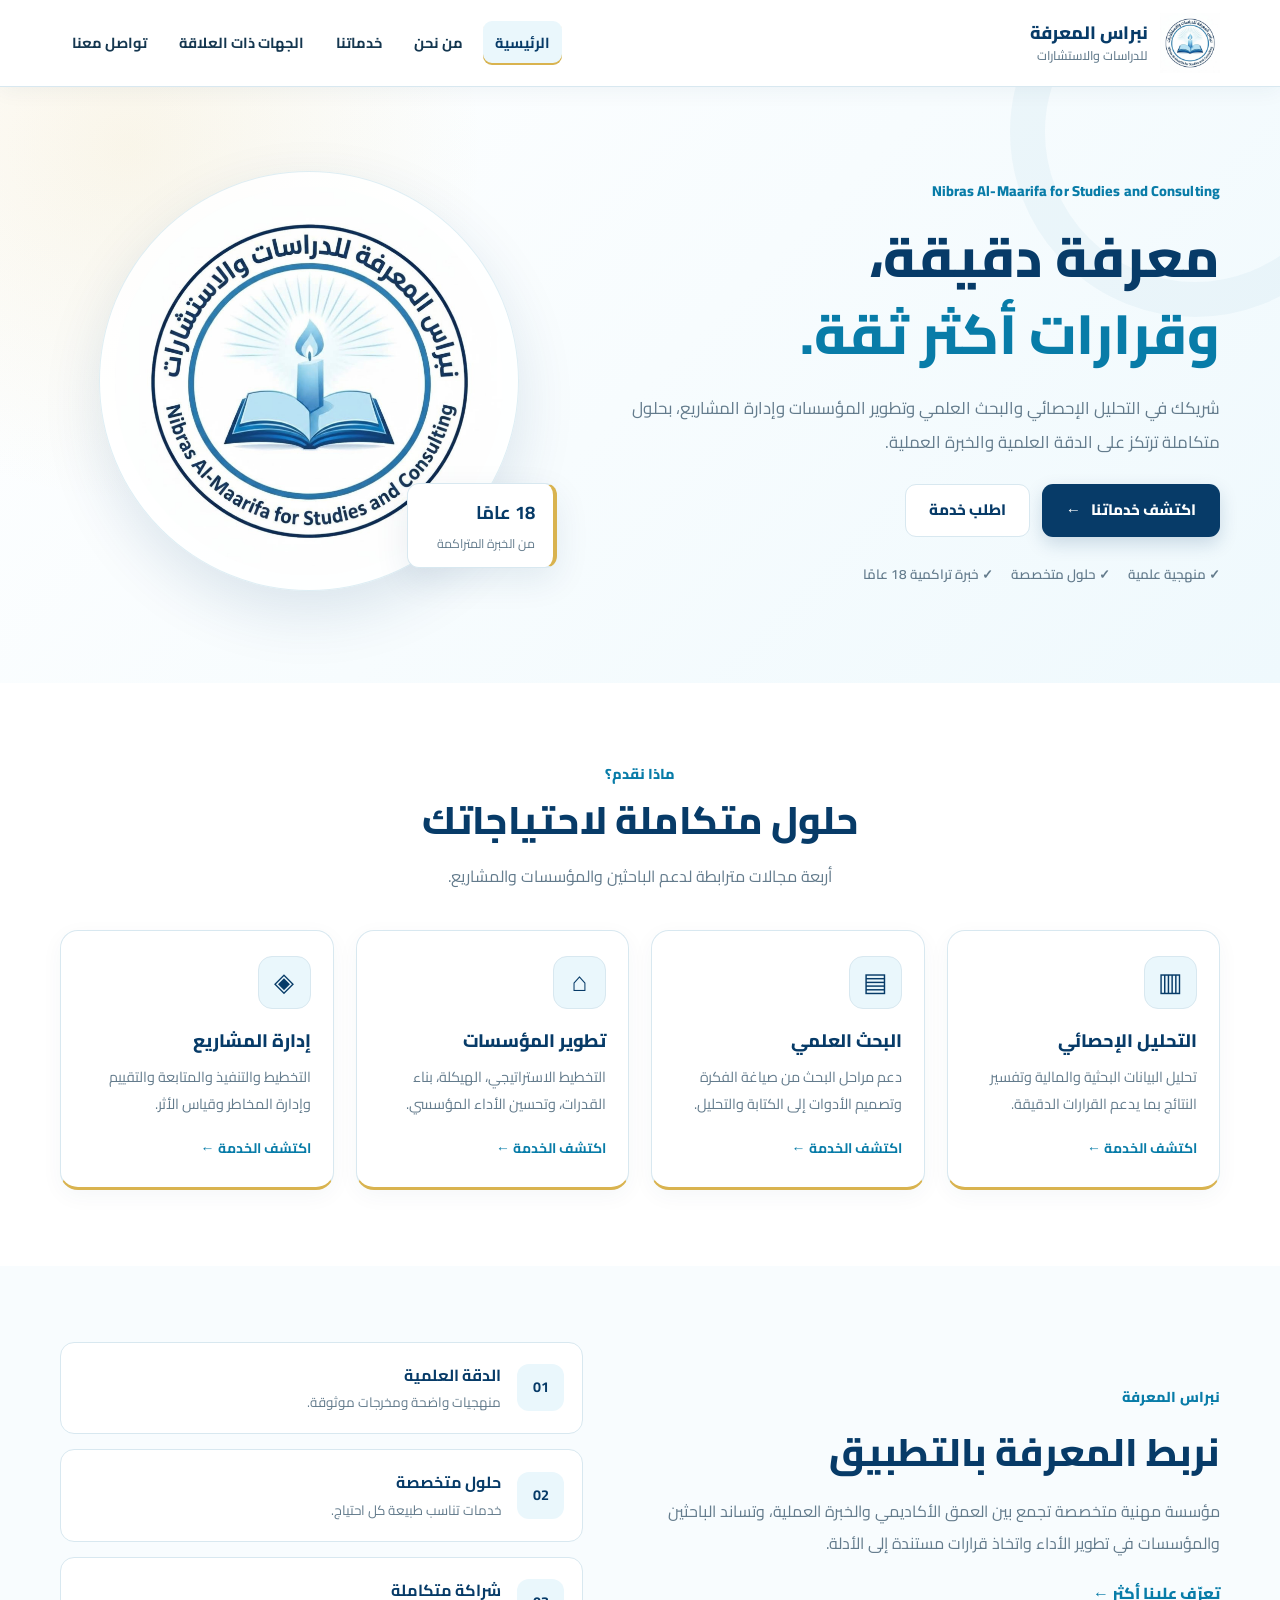
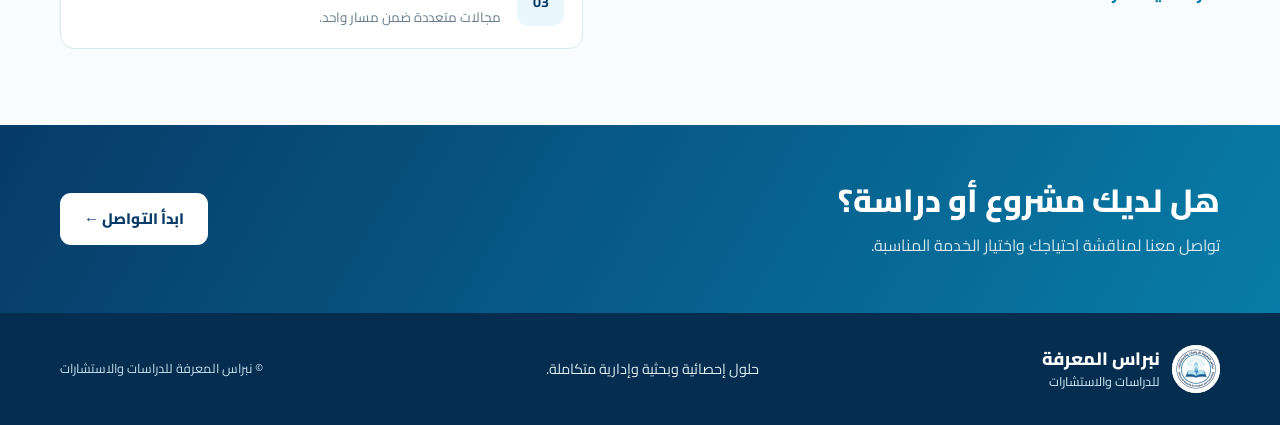
<file: index.html>
<!doctype html>
<html lang="ar" dir="rtl">
<head>
  <meta charset="utf-8"><meta name="viewport" content="width=device-width, initial-scale=1">
  <meta name="theme-color" content="#073b68">
  <meta name="description" content="نبراس المعرفة للدراسات والاستشارات — حلول إحصائية وبحثية وإدارية متكاملة.">
  <title>نبراس المعرفة | الرئيسية</title><link rel="stylesheet" href="styles.css">
</head>
<body>
<header class="site-header"><div class="container nav-wrap">
  <a class="brand" href="index.html"><img src="logo.jpg" alt="شعار نبراس المعرفة"><span><b>نبراس المعرفة</b><small>للدراسات والاستشارات</small></span></a>
  <button class="menu-toggle" aria-label="فتح القائمة" aria-expanded="false">☰</button>
  <nav class="nav"><a class="active" href="index.html">الرئيسية</a><a href="about.html">من نحن</a><a href="services.html">خدماتنا</a><a href="sectors.html">الجهات ذات العلاقة</a><a href="contact.html">تواصل معنا</a></nav>
</div></header>
<main>
<section class="hero"><div class="container hero-grid"><div class="hero-copy">
  <span class="eyebrow">Nibras Al-Maarifa for Studies and Consulting</span>
  <h1>معرفة دقيقة،<br><em>وقرارات أكثر ثقة.</em></h1>
  <p>شريكك في التحليل الإحصائي والبحث العلمي وتطوير المؤسسات وإدارة المشاريع، بحلول متكاملة ترتكز على الدقة العلمية والخبرة العملية.</p>
  <div class="hero-actions"><a class="btn primary" href="services.html">اكتشف خدماتنا <span>←</span></a><a class="btn secondary" href="contact.html">اطلب خدمة</a></div>
  <div class="trust-row"><span>✓ منهجية علمية</span><span>✓ حلول متخصصة</span><span>✓ خبرة تراكمية 18 عامًا</span></div>
</div><div class="hero-logo"><div class="logo-halo"><img src="logo.jpg" alt="شعار المؤسسة"></div><div class="floating-note"><strong>18 عامًا</strong><span>من الخبرة المتراكمة</span></div></div></div></section>
<section class="section"><div class="container"><div class="section-heading"><span class="eyebrow">ماذا نقدم؟</span><h2>حلول متكاملة لاحتياجاتك</h2><p>أربعة مجالات مترابطة لدعم الباحثين والمؤسسات والمشاريع.</p></div>
<div class="cards four">
  <a class="service-card" href="statistics.html"><span class="icon">▥</span><h3>التحليل الإحصائي</h3><p>تحليل البيانات البحثية والمالية وتفسير النتائج بما يدعم القرارات الدقيقة.</p><b>اكتشف الخدمة ←</b></a>
  <a class="service-card" href="research.html"><span class="icon">▤</span><h3>البحث العلمي</h3><p>دعم مراحل البحث من صياغة الفكرة وتصميم الأدوات إلى الكتابة والتحليل.</p><b>اكتشف الخدمة ←</b></a>
  <a class="service-card" href="development.html"><span class="icon">⌂</span><h3>تطوير المؤسسات</h3><p>التخطيط الاستراتيجي، الهيكلة، بناء القدرات، وتحسين الأداء المؤسسي.</p><b>اكتشف الخدمة ←</b></a>
  <a class="service-card" href="projects.html"><span class="icon">◈</span><h3>إدارة المشاريع</h3><p>التخطيط والتنفيذ والمتابعة والتقييم وإدارة المخاطر وقياس الأثر.</p><b>اكتشف الخدمة ←</b></a>
</div></div></section>
<section class="section soft"><div class="container split"><div><span class="eyebrow">نبراس المعرفة</span><h2>نربط المعرفة بالتطبيق</h2><p>مؤسسة مهنية متخصصة تجمع بين العمق الأكاديمي والخبرة العملية، وتساند الباحثين والمؤسسات في تطوير الأداء واتخاذ قرارات مستندة إلى الأدلة.</p><a class="text-link" href="about.html">تعرّف علينا أكثر ←</a></div><div class="feature-list"><div><b>01</b><span><strong>الدقة العلمية</strong><small>منهجيات واضحة ومخرجات موثوقة.</small></span></div><div><b>02</b><span><strong>حلول متخصصة</strong><small>خدمات تناسب طبيعة كل احتياج.</small></span></div><div><b>03</b><span><strong>شراكة متكاملة</strong><small>مجالات متعددة ضمن مسار واحد.</small></span></div></div></div></section>
<section class="cta"><div class="container cta-inner"><div><h2>هل لديك مشروع أو دراسة؟</h2><p>تواصل معنا لمناقشة احتياجك واختيار الخدمة المناسبة.</p></div><a class="btn light" href="contact.html">ابدأ التواصل ←</a></div></section>
</main>
<footer class="footer"><div class="container footer-inner"><div class="brand footer-brand"><img src="logo.jpg" alt=""><span><b>نبراس المعرفة</b><small>للدراسات والاستشارات</small></span></div><p>حلول إحصائية وبحثية وإدارية متكاملة.</p><small>© <span data-year></span> نبراس المعرفة للدراسات والاستشارات</small></div></footer>
<script src="script.js"></script></body></html>
</file>
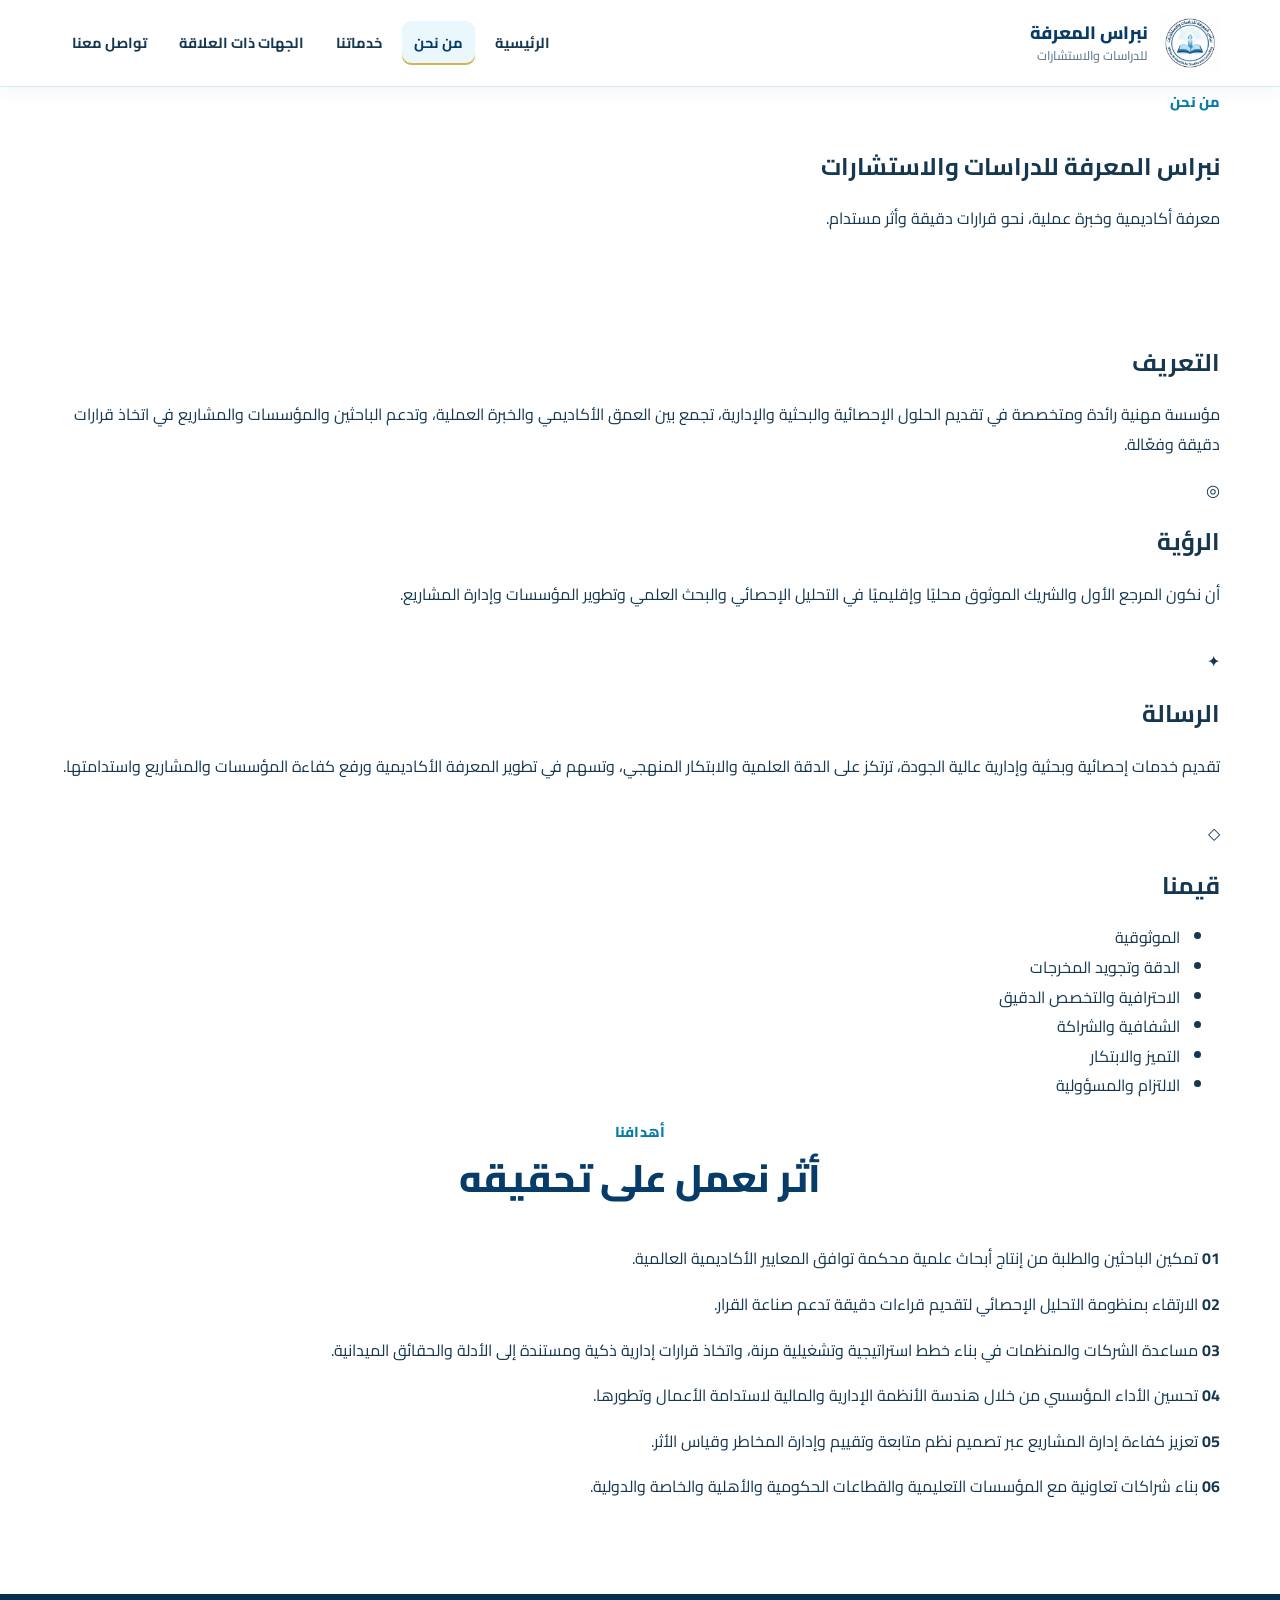
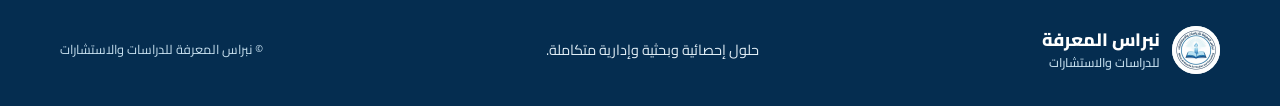
<file: about.html>
<!doctype html><html lang="ar" dir="rtl"><head><meta charset="utf-8"><meta name="viewport" content="width=device-width, initial-scale=1"><title>من نحن | نبراس المعرفة</title><link rel="stylesheet" href="styles.css"></head><body>
<header class="site-header"><div class="container nav-wrap"><a class="brand" href="index.html"><img src="logo.jpg" alt="شعار نبراس المعرفة"><span><b>نبراس المعرفة</b><small>للدراسات والاستشارات</small></span></a><button class="menu-toggle" aria-label="فتح القائمة" aria-expanded="false">☰</button><nav class="nav"><a href="index.html">الرئيسية</a><a class="active" href="about.html">من نحن</a><a href="services.html">خدماتنا</a><a href="sectors.html">الجهات ذات العلاقة</a><a href="contact.html">تواصل معنا</a></nav></div></header>
<main><section class="page-hero"><div class="container"><span class="eyebrow">من نحن</span><h1>نبراس المعرفة للدراسات والاستشارات</h1><p>معرفة أكاديمية وخبرة عملية، نحو قرارات دقيقة وأثر مستدام.</p></div></section>
<section class="section"><div class="container"><div class="intro-panel"><h2>التعريف</h2><p>مؤسسة مهنية رائدة ومتخصصة في تقديم الحلول الإحصائية والبحثية والإدارية، تجمع بين العمق الأكاديمي والخبرة العملية، وتدعم الباحثين والمؤسسات والمشاريع في اتخاذ قرارات دقيقة وفعّالة.</p></div>
<div class="cards three info-cards"><article class="info-card"><span class="icon">◎</span><h2>الرؤية</h2><p>أن نكون المرجع الأول والشريك الموثوق محليًا وإقليميًا في التحليل الإحصائي والبحث العلمي وتطوير المؤسسات وإدارة المشاريع.</p></article><article class="info-card"><span class="icon">✦</span><h2>الرسالة</h2><p>تقديم خدمات إحصائية وبحثية وإدارية عالية الجودة، ترتكز على الدقة العلمية والابتكار المنهجي، وتسهم في تطوير المعرفة الأكاديمية ورفع كفاءة المؤسسات والمشاريع واستدامتها.</p></article><article class="info-card"><span class="icon">◇</span><h2>قيمنا</h2><ul><li>الموثوقية</li><li>الدقة وتجويد المخرجات</li><li>الاحترافية والتخصص الدقيق</li><li>الشفافية والشراكة</li><li>التميز والابتكار</li><li>الالتزام والمسؤولية</li></ul></article></div>
<div class="section-heading compact"><span class="eyebrow">أهدافنا</span><h2>أثر نعمل على تحقيقه</h2></div><div class="goals"><p><b>01</b> تمكين الباحثين والطلبة من إنتاج أبحاث علمية محكمة توافق المعايير الأكاديمية العالمية.</p><p><b>02</b> الارتقاء بمنظومة التحليل الإحصائي لتقديم قراءات دقيقة تدعم صناعة القرار.</p><p><b>03</b> مساعدة الشركات والمنظمات في بناء خطط استراتيجية وتشغيلية مرنة، واتخاذ قرارات إدارية ذكية ومستندة إلى الأدلة والحقائق الميدانية.</p><p><b>04</b> تحسين الأداء المؤسسي من خلال هندسة الأنظمة الإدارية والمالية لاستدامة الأعمال وتطورها.</p><p><b>05</b> تعزيز كفاءة إدارة المشاريع عبر تصميم نظم متابعة وتقييم وإدارة المخاطر وقياس الأثر.</p><p><b>06</b> بناء شراكات تعاونية مع المؤسسات التعليمية والقطاعات الحكومية والأهلية والخاصة والدولية.</p></div></div></section></main>
<footer class="footer"><div class="container footer-inner"><div class="brand footer-brand"><img src="logo.jpg" alt=""><span><b>نبراس المعرفة</b><small>للدراسات والاستشارات</small></span></div><p>حلول إحصائية وبحثية وإدارية متكاملة.</p><small>© <span data-year></span> نبراس المعرفة للدراسات والاستشارات</small></div></footer><script src="script.js"></script></body></html>
</file>
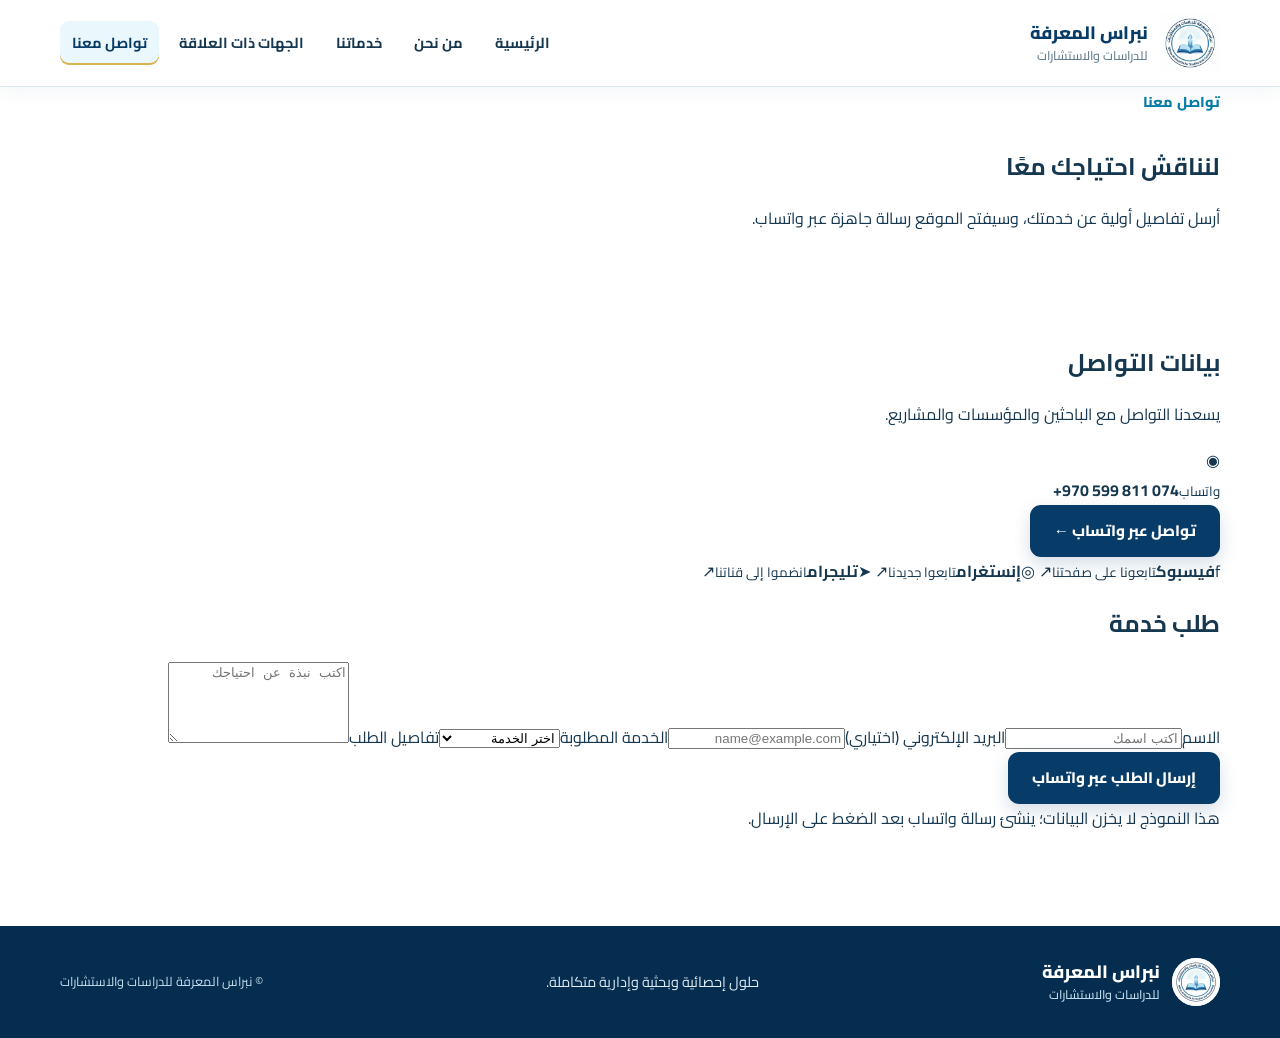
<file: contact.html>
<!doctype html><html lang="ar" dir="rtl"><head><meta charset="utf-8"><meta name="viewport" content="width=device-width, initial-scale=1"><title>تواصل معنا | نبراس المعرفة</title><link rel="stylesheet" href="styles.css"></head><body>
<header class="site-header"><div class="container nav-wrap"><a class="brand" href="index.html"><img src="logo.jpg" alt="شعار نبراس المعرفة"><span><b>نبراس المعرفة</b><small>للدراسات والاستشارات</small></span></a><button class="menu-toggle" aria-label="فتح القائمة" aria-expanded="false">☰</button><nav class="nav"><a href="index.html">الرئيسية</a><a href="about.html">من نحن</a><a href="services.html">خدماتنا</a><a href="sectors.html">الجهات ذات العلاقة</a><a class="active" href="contact.html">تواصل معنا</a></nav></div></header>
<main><section class="page-hero"><div class="container"><span class="eyebrow">تواصل معنا</span><h1>لنناقش احتياجك معًا</h1><p>أرسل تفاصيل أولية عن خدمتك، وسيفتح الموقع رسالة جاهزة عبر واتساب.</p></div></section><section class="section"><div class="container contact-grid"><div class="contact-card"><h2>بيانات التواصل</h2><p>يسعدنا التواصل مع الباحثين والمؤسسات والمشاريع.</p><div class="contact-line"><span class="icon">◉</span><div><small>واتساب</small><strong dir="ltr">+970 599 811 074</strong></div></div><a class="btn primary full" href="https://wa.me/970599811074" target="_blank" rel="noopener">تواصل عبر واتساب ←</a><div class="social-links" aria-label="صفحاتنا على مواقع التواصل الاجتماعي">
<a class="social-link facebook" href="https://www.facebook.com/share/1E49hfX2YZ/" target="_blank" rel="noopener noreferrer" aria-label="فيسبوك"><span class="social-symbol">f</span><span><strong>فيسبوك</strong><small>تابعونا على صفحتنا</small></span><span class="social-arrow">↗</span></a>
<a class="social-link instagram" href="https://instagram.com/nibras_al_maarifa?dlrf=MTM5dHdjMmRxdnpqbQ%3D%3D" target="_blank" rel="noopener noreferrer" aria-label="إنستغرام"><span class="social-symbol">◎</span><span><strong>إنستغرام</strong><small>تابعوا جديدنا</small></span><span class="social-arrow">↗</span></a>
<a class="social-link telegram" href="https://t.me/nebrasservices" target="_blank" rel="noopener noreferrer" aria-label="تليجرام"><span class="social-symbol">➤</span><span><strong>تليجرام</strong><small>انضموا إلى قناتنا</small></span><span class="social-arrow">↗</span></a>
</div></div>
<form class="contact-form" id="contact-form"><h2>طلب خدمة</h2><label for="name">الاسم</label><input id="name" name="name" required placeholder="اكتب اسمك"><label for="email">البريد الإلكتروني (اختياري)</label><input id="email" name="email" type="email" placeholder="name@example.com"><label for="service">الخدمة المطلوبة</label><select id="service" name="service" required><option value="">اختر الخدمة</option><option>التحليل الإحصائي</option><option>البحث العلمي</option><option>تطوير المؤسسات</option><option>إدارة المشاريع</option><option>استفسار عام</option></select><label for="message">تفاصيل الطلب</label><textarea id="message" name="message" rows="5" required placeholder="اكتب نبذة عن احتياجك"></textarea><button class="btn primary full" type="submit">إرسال الطلب عبر واتساب</button><p class="muted">هذا النموذج لا يخزن البيانات؛ ينشئ رسالة واتساب بعد الضغط على الإرسال.</p></form></div></section></main><footer class="footer"><div class="container footer-inner"><div class="brand footer-brand"><img src="logo.jpg" alt=""><span><b>نبراس المعرفة</b><small>للدراسات والاستشارات</small></span></div><p>حلول إحصائية وبحثية وإدارية متكاملة.</p><small>© <span data-year></span> نبراس المعرفة للدراسات والاستشارات</small></div></footer><script src="script.js"></script></body></html>
</file>
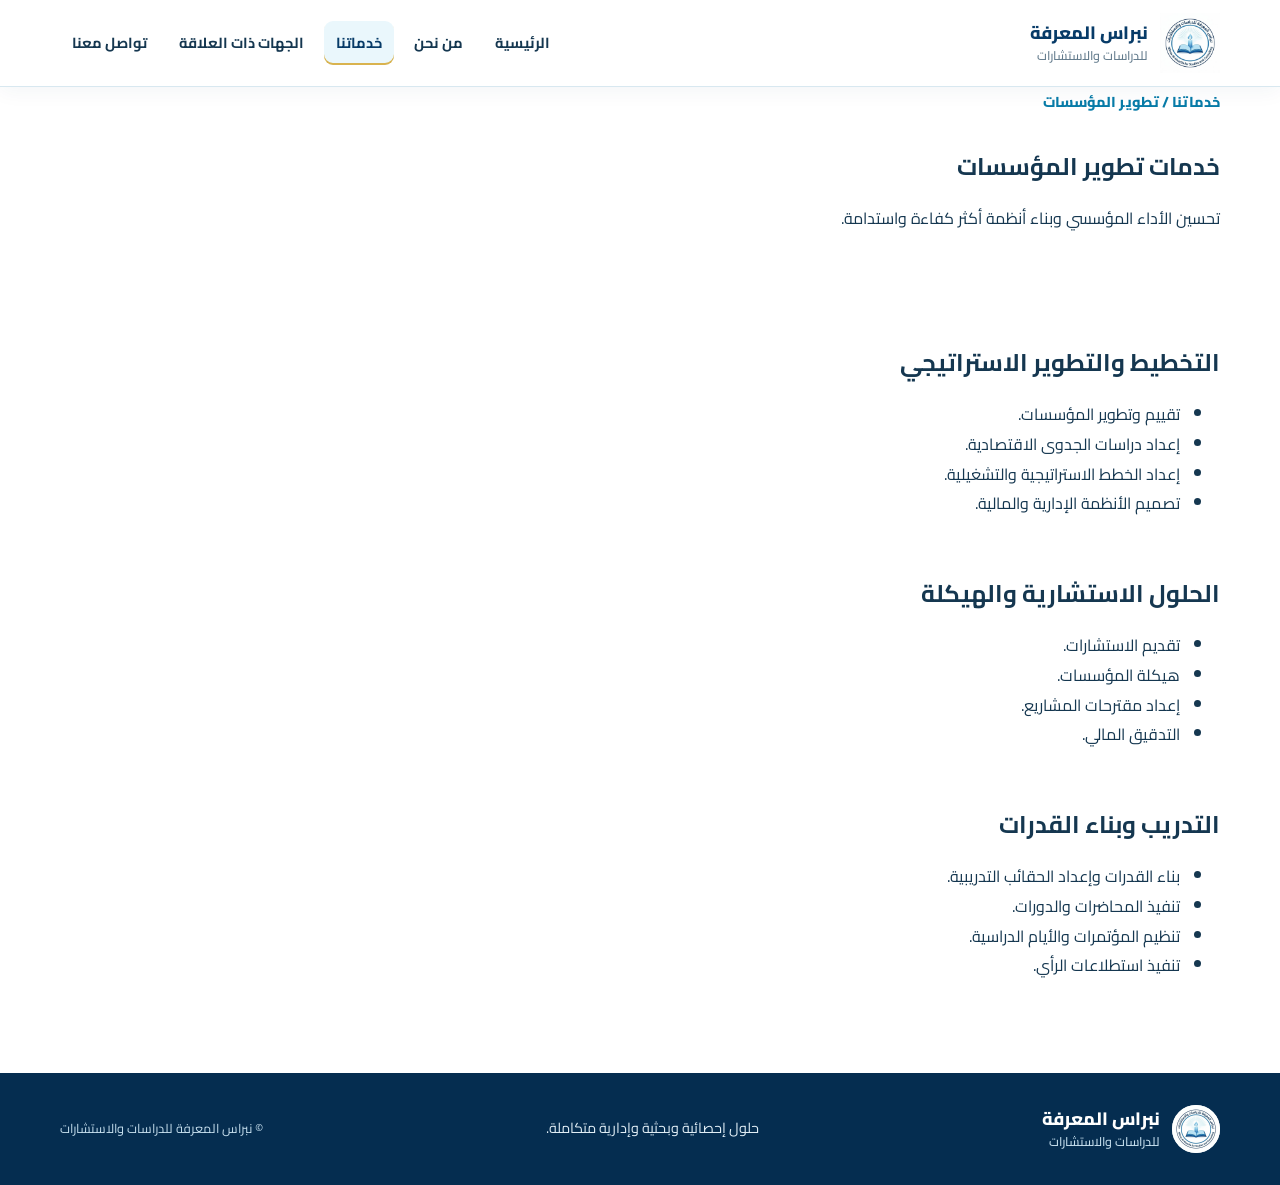
<file: development.html>
<!doctype html><html lang="ar" dir="rtl"><head><meta charset="utf-8"><meta name="viewport" content="width=device-width, initial-scale=1"><title>تطوير المؤسسات | نبراس المعرفة</title><link rel="stylesheet" href="styles.css"></head><body>
<header class="site-header"><div class="container nav-wrap"><a class="brand" href="index.html"><img src="logo.jpg" alt="شعار نبراس المعرفة"><span><b>نبراس المعرفة</b><small>للدراسات والاستشارات</small></span></a><button class="menu-toggle" aria-label="فتح القائمة" aria-expanded="false">☰</button><nav class="nav"><a href="index.html">الرئيسية</a><a href="about.html">من نحن</a><a class="active" href="services.html">خدماتنا</a><a href="sectors.html">الجهات ذات العلاقة</a><a href="contact.html">تواصل معنا</a></nav></div></header>
<main><section class="page-hero"><div class="container"><span class="eyebrow">خدماتنا / تطوير المؤسسات</span><h1>خدمات تطوير المؤسسات</h1><p>تحسين الأداء المؤسسي وبناء أنظمة أكثر كفاءة واستدامة.</p></div></section><section class="section"><div class="container cards two"><article class="info-card"><h2>التخطيط والتطوير الاستراتيجي</h2><ul><li>تقييم وتطوير المؤسسات.</li><li>إعداد دراسات الجدوى الاقتصادية.</li><li>إعداد الخطط الاستراتيجية والتشغيلية.</li><li>تصميم الأنظمة الإدارية والمالية.</li></ul></article><article class="info-card"><h2>الحلول الاستشارية والهيكلة</h2><ul><li>تقديم الاستشارات.</li><li>هيكلة المؤسسات.</li><li>إعداد مقترحات المشاريع.</li><li>التدقيق المالي.</li></ul></article><article class="info-card"><h2>التدريب وبناء القدرات</h2><ul><li>بناء القدرات وإعداد الحقائب التدريبية.</li><li>تنفيذ المحاضرات والدورات.</li><li>تنظيم المؤتمرات والأيام الدراسية.</li><li>تنفيذ استطلاعات الرأي.</li></ul></article></div></section></main><footer class="footer"><div class="container footer-inner"><div class="brand footer-brand"><img src="logo.jpg" alt=""><span><b>نبراس المعرفة</b><small>للدراسات والاستشارات</small></span></div><p>حلول إحصائية وبحثية وإدارية متكاملة.</p><small>© <span data-year></span> نبراس المعرفة للدراسات والاستشارات</small></div></footer><script src="script.js"></script></body></html>
</file>
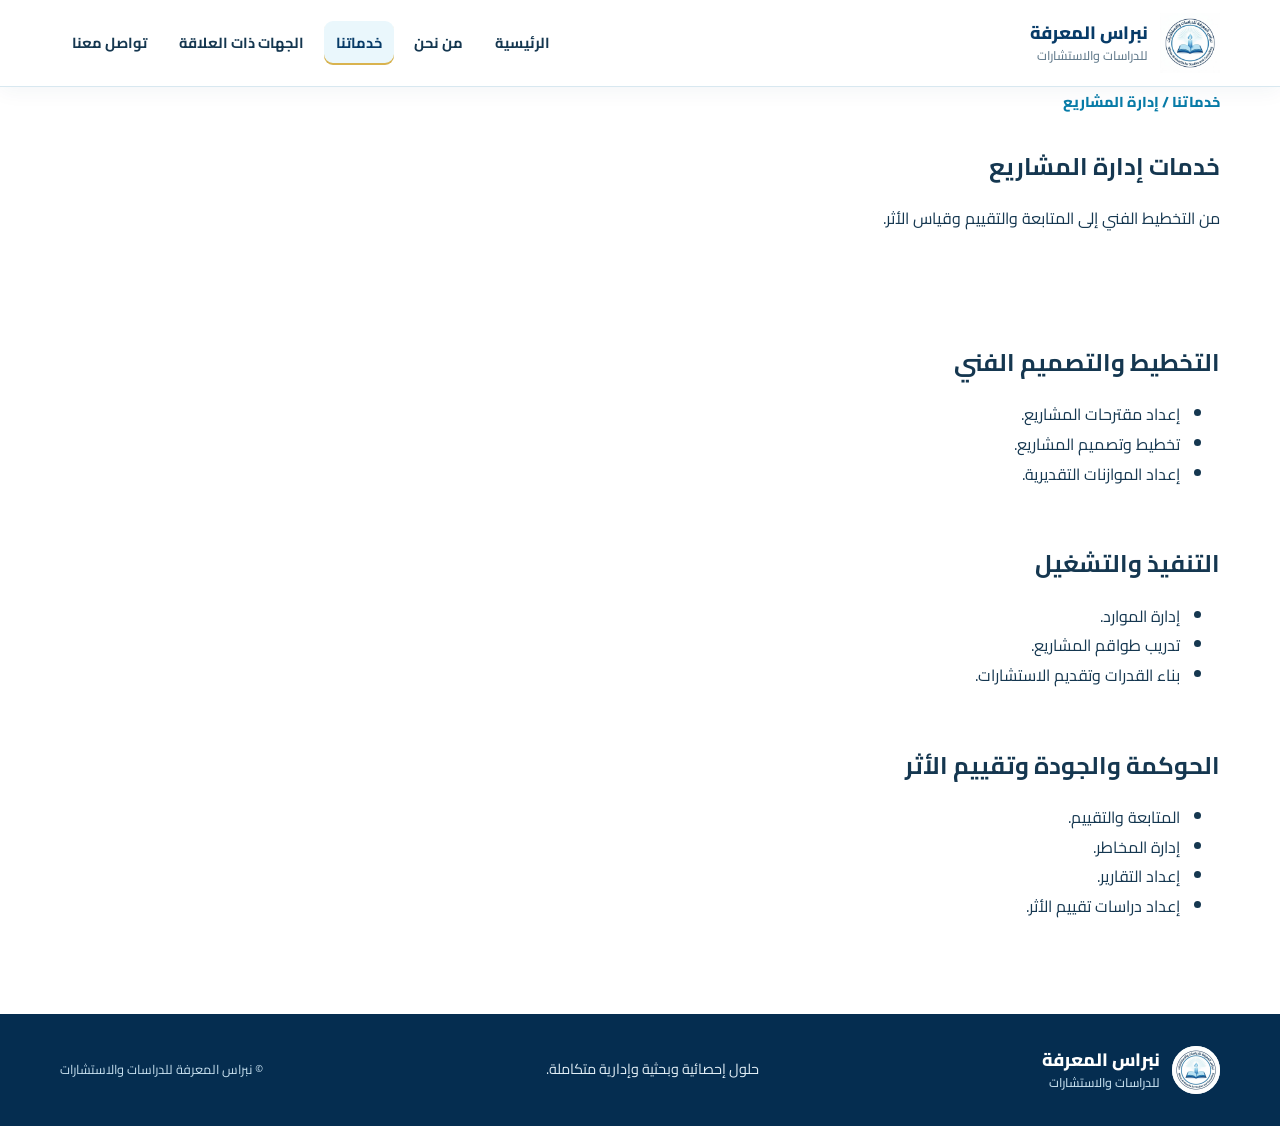
<file: projects.html>
<!doctype html><html lang="ar" dir="rtl"><head><meta charset="utf-8"><meta name="viewport" content="width=device-width, initial-scale=1"><title>إدارة المشاريع | نبراس المعرفة</title><link rel="stylesheet" href="styles.css"></head><body>
<header class="site-header"><div class="container nav-wrap"><a class="brand" href="index.html"><img src="logo.jpg" alt="شعار نبراس المعرفة"><span><b>نبراس المعرفة</b><small>للدراسات والاستشارات</small></span></a><button class="menu-toggle" aria-label="فتح القائمة" aria-expanded="false">☰</button><nav class="nav"><a href="index.html">الرئيسية</a><a href="about.html">من نحن</a><a class="active" href="services.html">خدماتنا</a><a href="sectors.html">الجهات ذات العلاقة</a><a href="contact.html">تواصل معنا</a></nav></div></header>
<main><section class="page-hero"><div class="container"><span class="eyebrow">خدماتنا / إدارة المشاريع</span><h1>خدمات إدارة المشاريع</h1><p>من التخطيط الفني إلى المتابعة والتقييم وقياس الأثر.</p></div></section><section class="section"><div class="container cards three"><article class="info-card"><h2>التخطيط والتصميم الفني</h2><ul><li>إعداد مقترحات المشاريع.</li><li>تخطيط وتصميم المشاريع.</li><li>إعداد الموازنات التقديرية.</li></ul></article><article class="info-card"><h2>التنفيذ والتشغيل</h2><ul><li>إدارة الموارد.</li><li>تدريب طواقم المشاريع.</li><li>بناء القدرات وتقديم الاستشارات.</li></ul></article><article class="info-card"><h2>الحوكمة والجودة وتقييم الأثر</h2><ul><li>المتابعة والتقييم.</li><li>إدارة المخاطر.</li><li>إعداد التقارير.</li><li>إعداد دراسات تقييم الأثر.</li></ul></article></div></section></main><footer class="footer"><div class="container footer-inner"><div class="brand footer-brand"><img src="logo.jpg" alt=""><span><b>نبراس المعرفة</b><small>للدراسات والاستشارات</small></span></div><p>حلول إحصائية وبحثية وإدارية متكاملة.</p><small>© <span data-year></span> نبراس المعرفة للدراسات والاستشارات</small></div></footer><script src="script.js"></script></body></html>
</file>
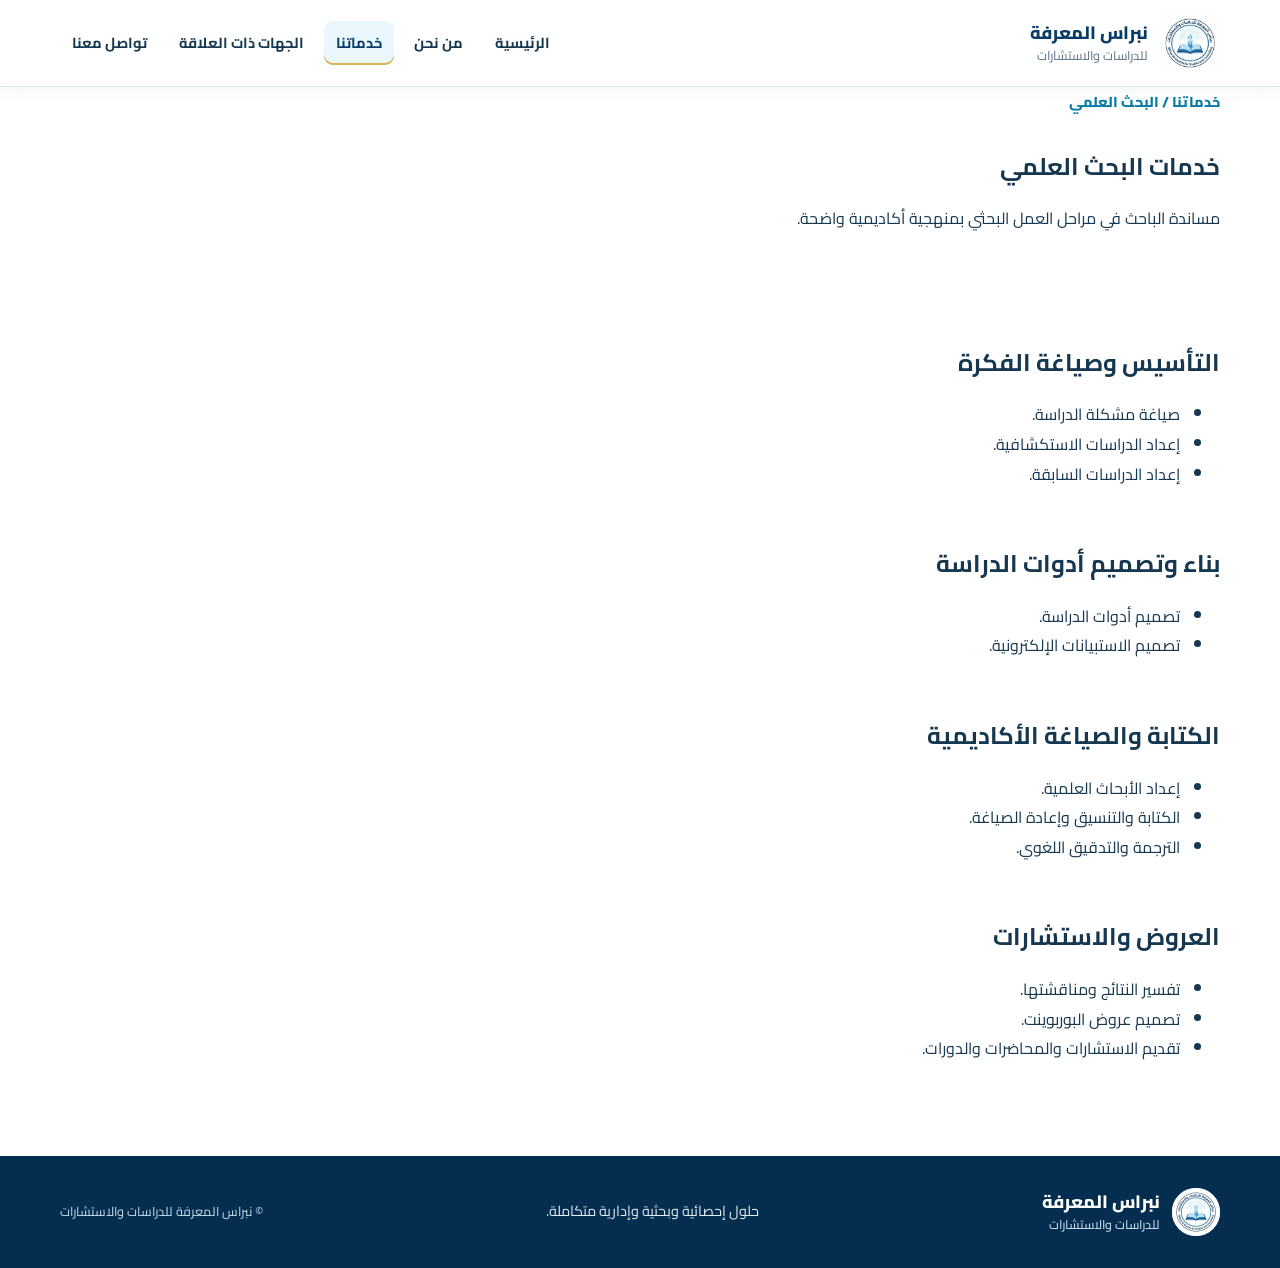
<file: research.html>
<!doctype html><html lang="ar" dir="rtl"><head><meta charset="utf-8"><meta name="viewport" content="width=device-width, initial-scale=1"><title>البحث العلمي | نبراس المعرفة</title><link rel="stylesheet" href="styles.css"></head><body>
<header class="site-header"><div class="container nav-wrap"><a class="brand" href="index.html"><img src="logo.jpg" alt="شعار نبراس المعرفة"><span><b>نبراس المعرفة</b><small>للدراسات والاستشارات</small></span></a><button class="menu-toggle" aria-label="فتح القائمة" aria-expanded="false">☰</button><nav class="nav"><a href="index.html">الرئيسية</a><a href="about.html">من نحن</a><a class="active" href="services.html">خدماتنا</a><a href="sectors.html">الجهات ذات العلاقة</a><a href="contact.html">تواصل معنا</a></nav></div></header>
<main><section class="page-hero"><div class="container"><span class="eyebrow">خدماتنا / البحث العلمي</span><h1>خدمات البحث العلمي</h1><p>مساندة الباحث في مراحل العمل البحثي بمنهجية أكاديمية واضحة.</p></div></section><section class="section"><div class="container cards two"><article class="info-card"><h2>التأسيس وصياغة الفكرة</h2><ul><li>صياغة مشكلة الدراسة.</li><li>إعداد الدراسات الاستكشافية.</li><li>إعداد الدراسات السابقة.</li></ul></article><article class="info-card"><h2>بناء وتصميم أدوات الدراسة</h2><ul><li>تصميم أدوات الدراسة.</li><li>تصميم الاستبيانات الإلكترونية.</li></ul></article><article class="info-card"><h2>الكتابة والصياغة الأكاديمية</h2><ul><li>إعداد الأبحاث العلمية.</li><li>الكتابة والتنسيق وإعادة الصياغة.</li><li>الترجمة والتدقيق اللغوي.</li></ul></article><article class="info-card"><h2>العروض والاستشارات</h2><ul><li>تفسير النتائج ومناقشتها.</li><li>تصميم عروض البوربوينت.</li><li>تقديم الاستشارات والمحاضرات والدورات.</li></ul></article></div></section></main><footer class="footer"><div class="container footer-inner"><div class="brand footer-brand"><img src="logo.jpg" alt=""><span><b>نبراس المعرفة</b><small>للدراسات والاستشارات</small></span></div><p>حلول إحصائية وبحثية وإدارية متكاملة.</p><small>© <span data-year></span> نبراس المعرفة للدراسات والاستشارات</small></div></footer><script src="script.js"></script></body></html>
</file>
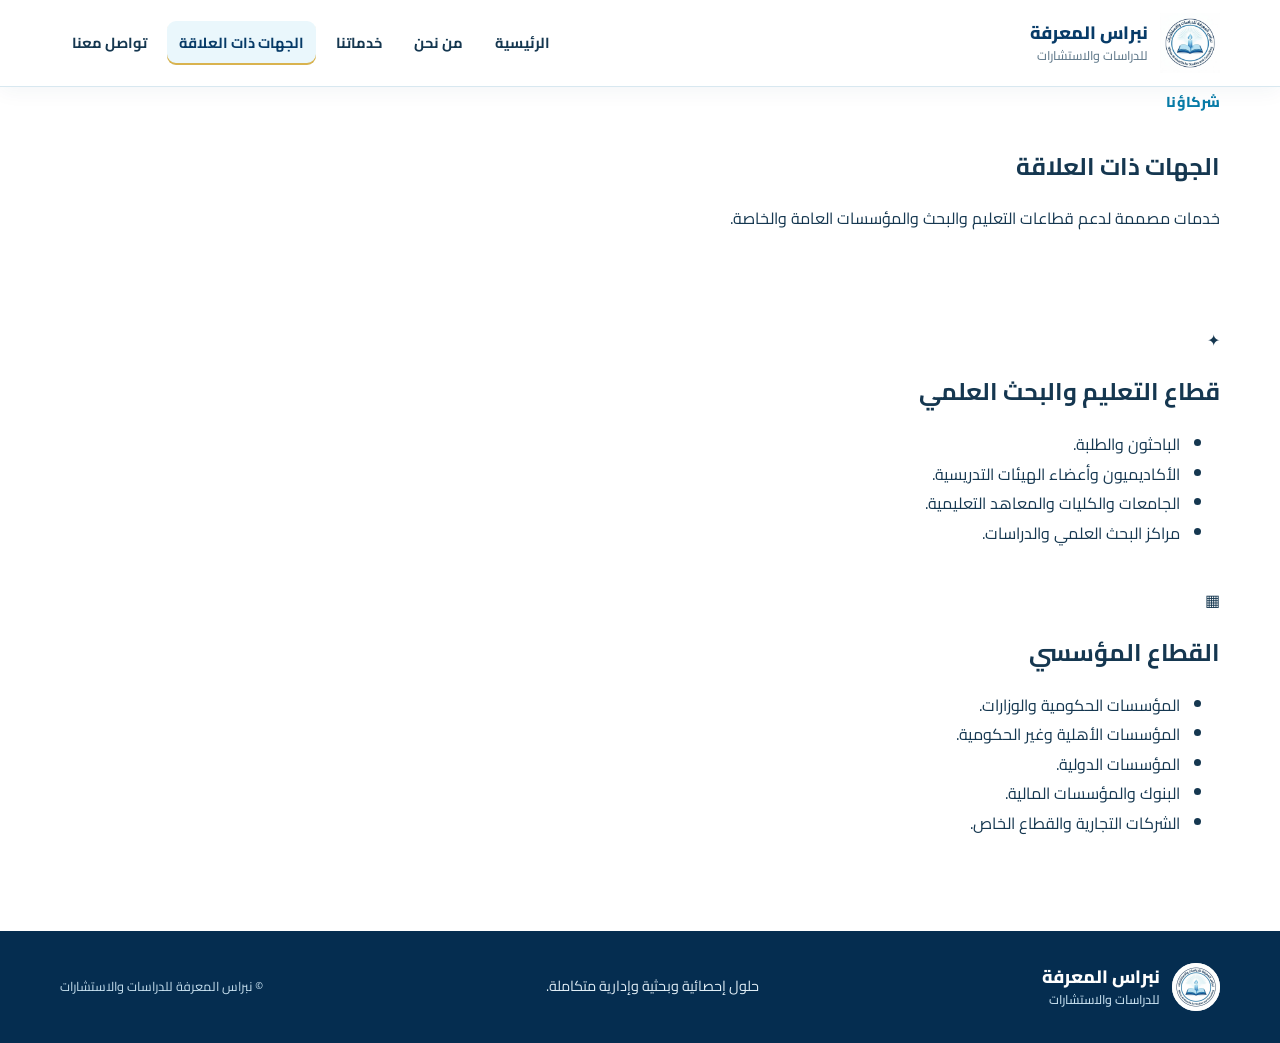
<file: sectors.html>
<!doctype html><html lang="ar" dir="rtl"><head><meta charset="utf-8"><meta name="viewport" content="width=device-width, initial-scale=1"><title>الجهات ذات العلاقة | نبراس المعرفة</title><link rel="stylesheet" href="styles.css"></head><body>
<header class="site-header"><div class="container nav-wrap"><a class="brand" href="index.html"><img src="logo.jpg" alt="شعار نبراس المعرفة"><span><b>نبراس المعرفة</b><small>للدراسات والاستشارات</small></span></a><button class="menu-toggle" aria-label="فتح القائمة" aria-expanded="false">☰</button><nav class="nav"><a href="index.html">الرئيسية</a><a href="about.html">من نحن</a><a href="services.html">خدماتنا</a><a class="active" href="sectors.html">الجهات ذات العلاقة</a><a href="contact.html">تواصل معنا</a></nav></div></header>
<main><section class="page-hero"><div class="container"><span class="eyebrow">شركاؤنا</span><h1>الجهات ذات العلاقة</h1><p>خدمات مصممة لدعم قطاعات التعليم والبحث والمؤسسات العامة والخاصة.</p></div></section><section class="section"><div class="container cards two"><article class="info-card"><span class="icon">✦</span><h2>قطاع التعليم والبحث العلمي</h2><ul><li>الباحثون والطلبة.</li><li>الأكاديميون وأعضاء الهيئات التدريسية.</li><li>الجامعات والكليات والمعاهد التعليمية.</li><li>مراكز البحث العلمي والدراسات.</li></ul></article><article class="info-card"><span class="icon">▦</span><h2>القطاع المؤسسي</h2><ul><li>المؤسسات الحكومية والوزارات.</li><li>المؤسسات الأهلية وغير الحكومية.</li><li>المؤسسات الدولية.</li><li>البنوك والمؤسسات المالية.</li><li>الشركات التجارية والقطاع الخاص.</li></ul></article></div></section></main><footer class="footer"><div class="container footer-inner"><div class="brand footer-brand"><img src="logo.jpg" alt=""><span><b>نبراس المعرفة</b><small>للدراسات والاستشارات</small></span></div><p>حلول إحصائية وبحثية وإدارية متكاملة.</p><small>© <span data-year></span> نبراس المعرفة للدراسات والاستشارات</small></div></footer><script src="script.js"></script></body></html>
</file>
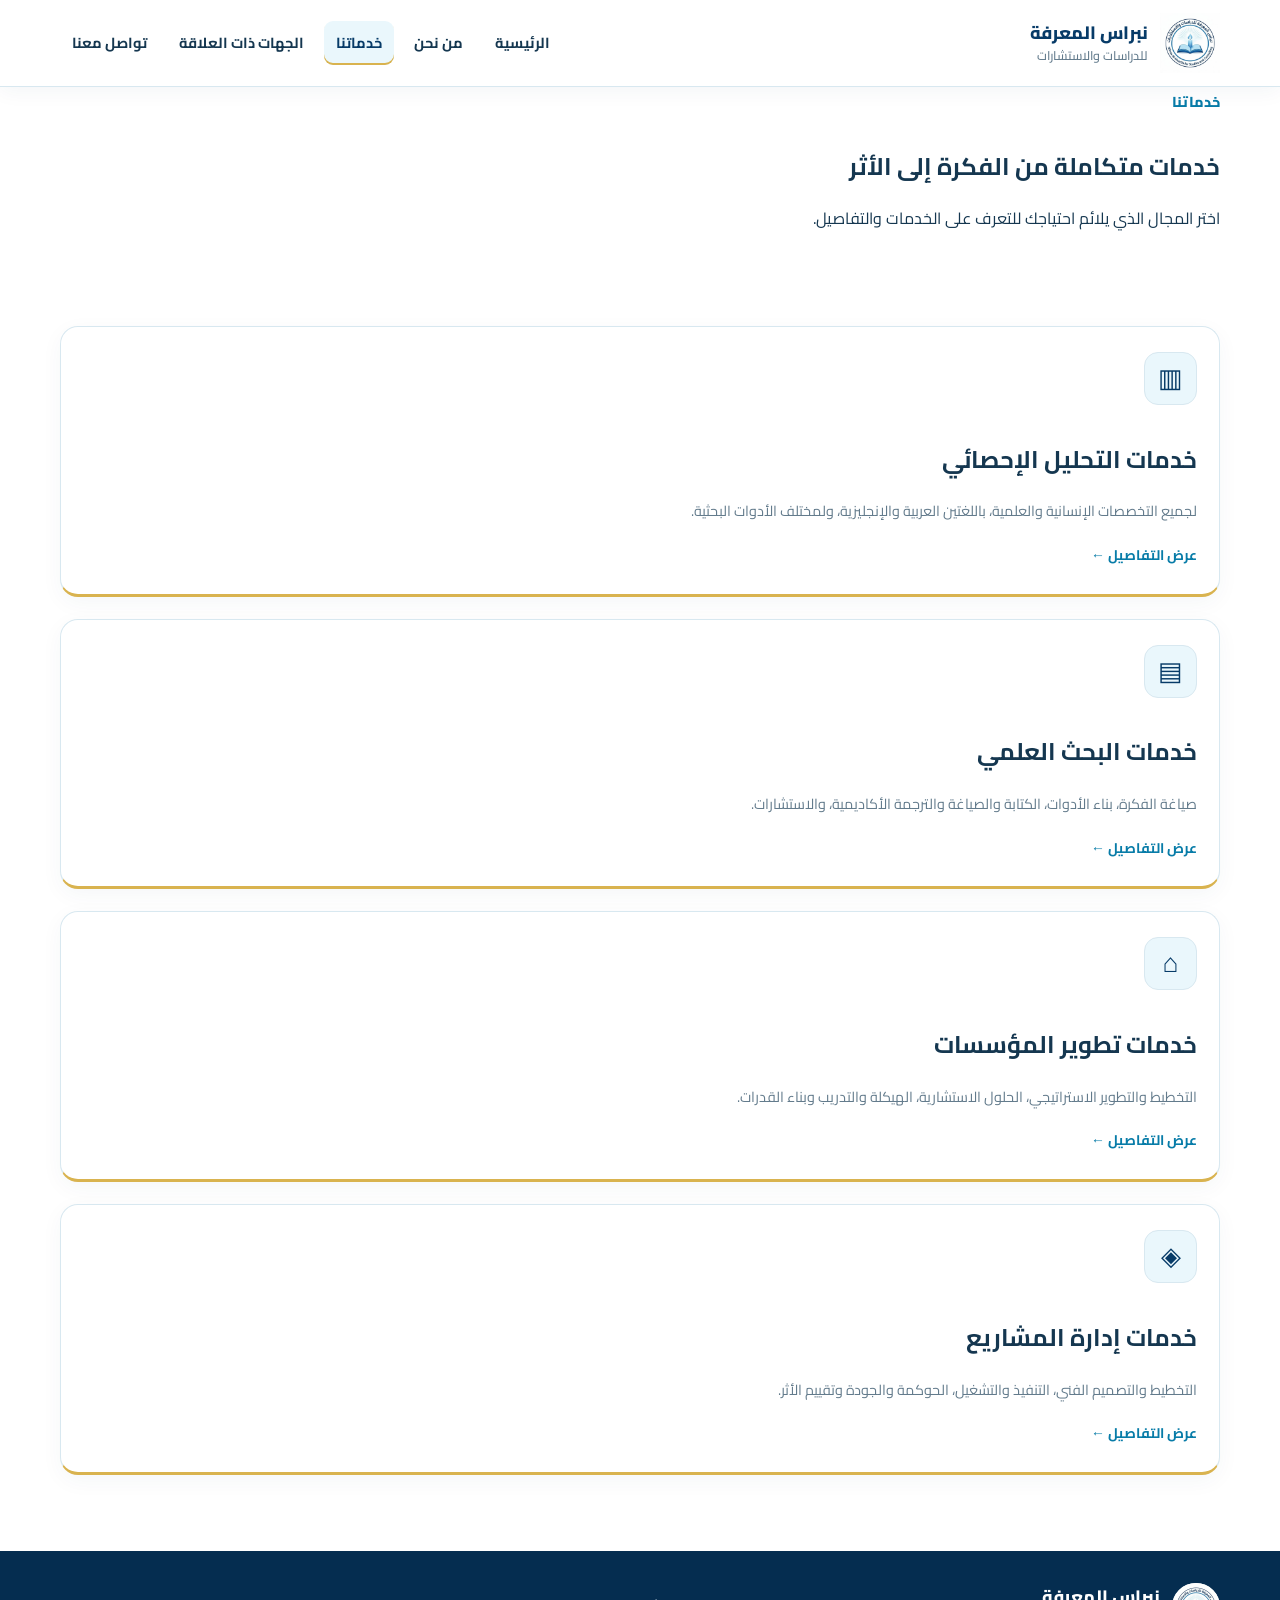
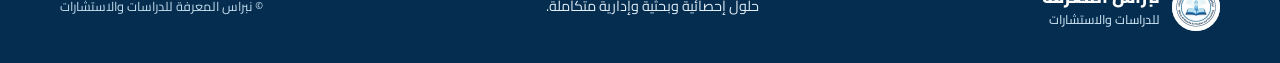
<file: services.html>
<!doctype html><html lang="ar" dir="rtl"><head><meta charset="utf-8"><meta name="viewport" content="width=device-width, initial-scale=1"><title>خدماتنا | نبراس المعرفة</title><link rel="stylesheet" href="styles.css"></head><body>
<header class="site-header"><div class="container nav-wrap"><a class="brand" href="index.html"><img src="logo.jpg" alt="شعار نبراس المعرفة"><span><b>نبراس المعرفة</b><small>للدراسات والاستشارات</small></span></a><button class="menu-toggle" aria-label="فتح القائمة" aria-expanded="false">☰</button><nav class="nav"><a href="index.html">الرئيسية</a><a href="about.html">من نحن</a><a class="active" href="services.html">خدماتنا</a><a href="sectors.html">الجهات ذات العلاقة</a><a href="contact.html">تواصل معنا</a></nav></div></header>
<main><section class="page-hero"><div class="container"><span class="eyebrow">خدماتنا</span><h1>خدمات متكاملة من الفكرة إلى الأثر</h1><p>اختر المجال الذي يلائم احتياجك للتعرف على الخدمات والتفاصيل.</p></div></section><section class="section"><div class="container cards two service-links">
<a class="service-card large" href="statistics.html"><span class="icon">▥</span><h2>خدمات التحليل الإحصائي</h2><p>لجميع التخصصات الإنسانية والعلمية، باللغتين العربية والإنجليزية، ولمختلف الأدوات البحثية.</p><b>عرض التفاصيل ←</b></a>
<a class="service-card large" href="research.html"><span class="icon">▤</span><h2>خدمات البحث العلمي</h2><p>صياغة الفكرة، بناء الأدوات، الكتابة والصياغة والترجمة الأكاديمية، والاستشارات.</p><b>عرض التفاصيل ←</b></a>
<a class="service-card large" href="development.html"><span class="icon">⌂</span><h2>خدمات تطوير المؤسسات</h2><p>التخطيط والتطوير الاستراتيجي، الحلول الاستشارية، الهيكلة والتدريب وبناء القدرات.</p><b>عرض التفاصيل ←</b></a>
<a class="service-card large" href="projects.html"><span class="icon">◈</span><h2>خدمات إدارة المشاريع</h2><p>التخطيط والتصميم الفني، التنفيذ والتشغيل، الحوكمة والجودة وتقييم الأثر.</p><b>عرض التفاصيل ←</b></a>
</div></section></main><footer class="footer"><div class="container footer-inner"><div class="brand footer-brand"><img src="logo.jpg" alt=""><span><b>نبراس المعرفة</b><small>للدراسات والاستشارات</small></span></div><p>حلول إحصائية وبحثية وإدارية متكاملة.</p><small>© <span data-year></span> نبراس المعرفة للدراسات والاستشارات</small></div></footer><script src="script.js"></script></body></html>
</file>
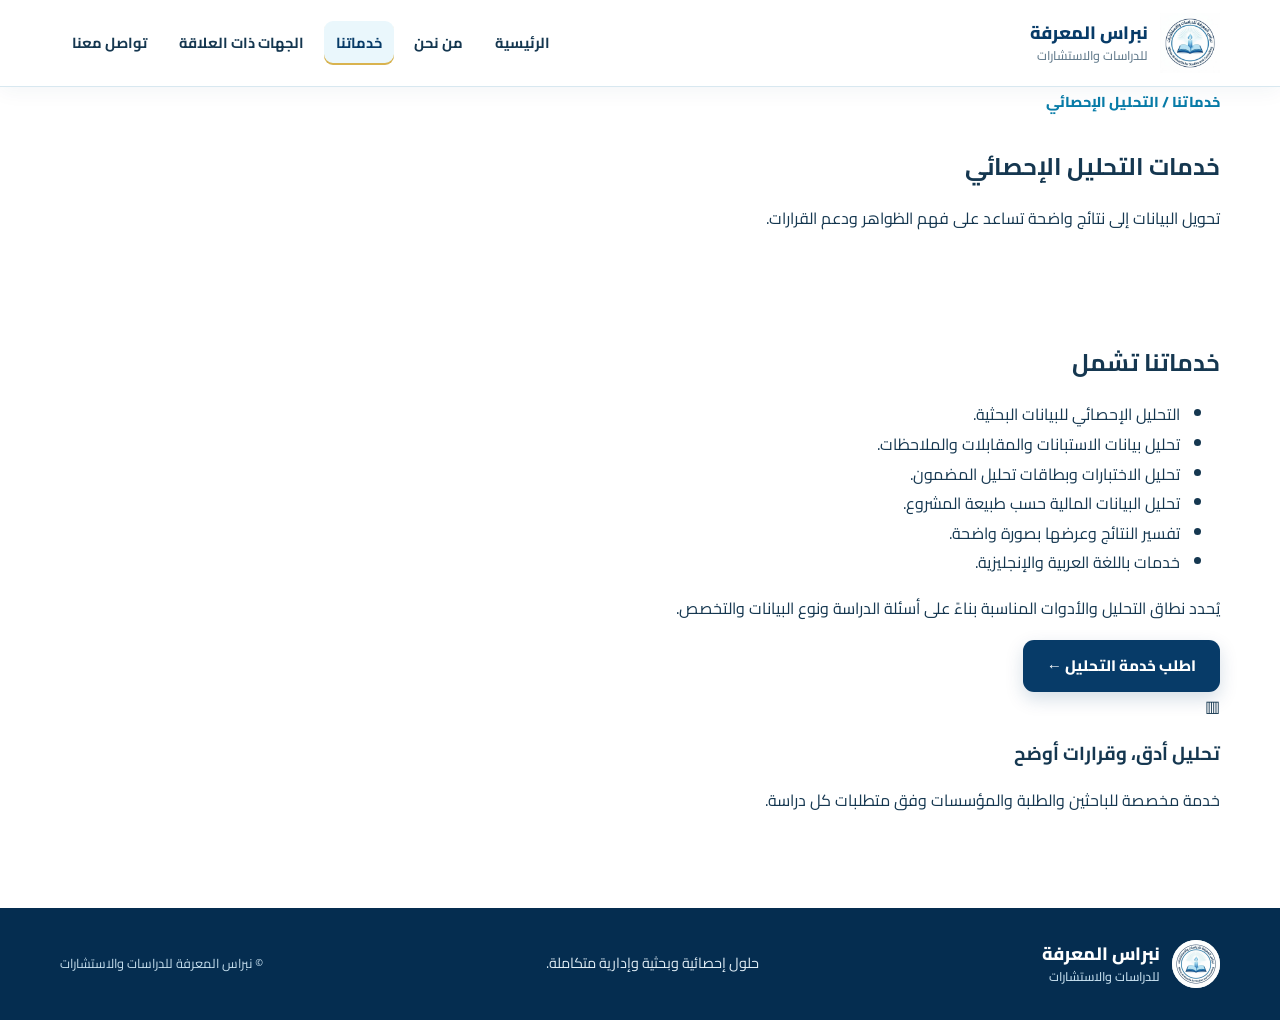
<file: statistics.html>
<!doctype html><html lang="ar" dir="rtl"><head><meta charset="utf-8"><meta name="viewport" content="width=device-width, initial-scale=1"><title>التحليل الإحصائي | نبراس المعرفة</title><link rel="stylesheet" href="styles.css"></head><body>
<header class="site-header"><div class="container nav-wrap"><a class="brand" href="index.html"><img src="logo.jpg" alt="شعار نبراس المعرفة"><span><b>نبراس المعرفة</b><small>للدراسات والاستشارات</small></span></a><button class="menu-toggle" aria-label="فتح القائمة" aria-expanded="false">☰</button><nav class="nav"><a href="index.html">الرئيسية</a><a href="about.html">من نحن</a><a class="active" href="services.html">خدماتنا</a><a href="sectors.html">الجهات ذات العلاقة</a><a href="contact.html">تواصل معنا</a></nav></div></header>
<main><section class="page-hero"><div class="container"><span class="eyebrow">خدماتنا / التحليل الإحصائي</span><h1>خدمات التحليل الإحصائي</h1><p>تحويل البيانات إلى نتائج واضحة تساعد على فهم الظواهر ودعم القرارات.</p></div></section><section class="section"><div class="container detail-layout"><div><h2>خدماتنا تشمل</h2><ul class="check-list"><li>التحليل الإحصائي للبيانات البحثية.</li><li>تحليل بيانات الاستبانات والمقابلات والملاحظات.</li><li>تحليل الاختبارات وبطاقات تحليل المضمون.</li><li>تحليل البيانات المالية حسب طبيعة المشروع.</li><li>تفسير النتائج وعرضها بصورة واضحة.</li><li>خدمات باللغة العربية والإنجليزية.</li></ul><p class="note">يُحدد نطاق التحليل والأدوات المناسبة بناءً على أسئلة الدراسة ونوع البيانات والتخصص.</p><a class="btn primary" href="contact.html">اطلب خدمة التحليل ←</a></div><aside class="detail-aside"><span class="icon">▥</span><h3>تحليل أدق، وقرارات أوضح</h3><p>خدمة مخصصة للباحثين والطلبة والمؤسسات وفق متطلبات كل دراسة.</p></aside></div></section></main><footer class="footer"><div class="container footer-inner"><div class="brand footer-brand"><img src="logo.jpg" alt=""><span><b>نبراس المعرفة</b><small>للدراسات والاستشارات</small></span></div><p>حلول إحصائية وبحثية وإدارية متكاملة.</p><small>© <span data-year></span> نبراس المعرفة للدراسات والاستشارات</small></div></footer><script src="script.js"></script></body></html>
</file>
<file: styles.css>
@import url('https://fonts.googleapis.com/css2?family=Cairo:wght@400;500;600;700;800&display=swap');

/* ==============================
   NIBRAS AL-MAARIFA
   Main stylesheet
============================== */

:root {
  --navy: #073b68;
  --blue: #087ca8;
  --sky: #eaf7fc;
  --gold: #d9b34f;
  --ink: #153750;
  --muted: #637b8c;
  --white: #ffffff;
  --border: #d8e8f0;
  --surface: #f8fcfe;
  --shadow: 0 12px 35px rgba(7, 59, 104, 0.09);
  --radius: 18px;
}

* {
  box-sizing: border-box;
}

html {
  scroll-behavior: smooth;
  scroll-padding-top: 100px;
}

body {
  margin: 0;
  font-family: 'Cairo', sans-serif;
  direction: rtl;
  text-align: right;
  color: var(--ink);
  background: var(--white);
  line-height: 1.85;
  font-size: 16px;
}

img {
  display: block;
  max-width: 100%;
  height: auto;
}

a {
  color: inherit;
  text-decoration: none;
}

button {
  font: inherit;
}

.container {
  width: min(1160px, calc(100% - 48px));
  margin-inline: auto;
}

h1,
h2,
h3,
p {
  overflow-wrap: break-word;
}

h1,
h2,
h3 {
  line-height: 1.45;
}

p {
  margin-top: 0;
}

/* ==============================
   HEADER
============================== */

.site-header {
  position: sticky;
  top: 0;
  z-index: 1000;
  width: 100%;
  background: rgba(255, 255, 255, 0.97);
  border-bottom: 1px solid var(--border);
  box-shadow: 0 4px 20px rgba(7, 59, 104, 0.05);
  backdrop-filter: blur(12px);
}

.nav-wrap {
  min-height: 86px;
  display: flex;
  align-items: center;
  justify-content: space-between;
  gap: 28px;
}

.brand {
  display: inline-flex;
  align-items: center;
  gap: 12px;
  flex-shrink: 0;
  color: var(--navy);
}

.brand img {
  width: 60px;
  height: 60px;
  object-fit: contain;
}

.brand span {
  display: flex;
  flex-direction: column;
  line-height: 1.5;
}

.brand b {
  font-size: 1.12rem;
  font-weight: 800;
}

.brand small {
  color: var(--muted);
  font-size: 0.78rem;
  font-weight: 500;
}

/* ==============================
   NAVIGATION
============================== */

.nav {
  display: flex;
  align-items: center;
  justify-content: flex-start;
  flex-wrap: wrap;
  gap: 8px;
}

.nav a {
  display: inline-block;
  padding: 9px 12px;
  border-radius: 9px;
  color: var(--ink);
  font-size: 0.91rem;
  font-weight: 700;
  transition: background 0.2s ease, color 0.2s ease;
}

.nav a:hover,
.nav a.active {
  color: var(--navy);
  background: var(--sky);
}

.nav a.active {
  box-shadow: inset 0 -2px 0 var(--gold);
}

.menu-toggle {
  display: none;
  width: 44px;
  height: 44px;
  align-items: center;
  justify-content: center;
  flex-shrink: 0;
  padding: 0;
  border: 1px solid var(--border);
  border-radius: 12px;
  background: var(--sky);
  color: var(--navy);
  font-size: 25px;
  cursor: pointer;
}

/* ==============================
   HERO SECTION
============================== */

.hero {
  position: relative;
  overflow: hidden;
  padding: 72px 0 80px;
  background:
    radial-gradient(
      circle at 10% 10%,
      rgba(217, 179, 79, 0.12),
      transparent 28%
    ),
    linear-gradient(135deg, #ffffff 0%, #eff9fd 100%);
}

.hero::before {
  content: "";
  position: absolute;
  top: -140px;
  right: -100px;
  width: 300px;
  height: 300px;
  border: 35px solid rgba(8, 124, 168, 0.045);
  border-radius: 50%;
  pointer-events: none;
}

.hero-grid {
  position: relative;
  display: grid;
  grid-template-columns: minmax(0, 1.1fr) minmax(0, 0.9fr);
  align-items: center;
  gap: 55px;
}

.hero-copy {
  min-width: 0;
}

.eyebrow {
  display: inline-block;
  margin-bottom: 14px;
  color: var(--blue);
  font-size: 0.9rem;
  font-weight: 800;
  letter-spacing: 0.1px;
}

.hero h1 {
  margin: 0 0 20px;
  color: var(--navy);
  font-size: clamp(2.2rem, 4.3vw, 3.8rem);
  font-weight: 800;
  line-height: 1.4;
}

.hero h1 em {
  color: var(--blue);
  font-style: normal;
}

.hero-copy > p {
  max-width: 650px;
  margin-bottom: 25px;
  color: var(--muted);
  font-size: 1.05rem;
  line-height: 2;
}

.hero-actions {
  display: flex;
  flex-wrap: wrap;
  gap: 12px;
  margin-bottom: 25px;
}

/* ==============================
   BUTTONS
============================== */

.btn {
  min-height: 48px;
  display: inline-flex;
  align-items: center;
  justify-content: center;
  gap: 10px;
  padding: 11px 23px;
  border: 1px solid transparent;
  border-radius: 11px;
  font-size: 0.95rem;
  font-weight: 800;
  text-align: center;
  transition:
    transform 0.2s ease,
    background 0.2s ease,
    box-shadow 0.2s ease;
}

.btn:hover {
  transform: translateY(-2px);
}

.btn.primary {
  color: var(--white);
  background: var(--navy);
  box-shadow: 0 7px 18px rgba(7, 59, 104, 0.17);
}

.btn.primary:hover {
  background: var(--blue);
}

.btn.secondary {
  color: var(--navy);
  background: var(--white);
  border-color: var(--border);
}

.btn.secondary:hover {
  background: var(--sky);
  border-color: var(--blue);
}

.btn.light {
  color: var(--navy);
  background: var(--white);
}

.btn.light:hover {
  background: var(--sky);
}

/* ==============================
   TRUST ROW
============================== */

.trust-row {
  display: flex;
  flex-wrap: wrap;
  gap: 10px 18px;
  color: var(--muted);
  font-size: 0.84rem;
  font-weight: 600;
}

.trust-row span {
  display: inline-flex;
  align-items: center;
  gap: 5px;
}

.trust-row span::first-letter {
  color: var(--blue);
}

/* ==============================
   HERO LOGO
   Main logo sizing fix
============================== */

.hero-logo {
  position: relative;
  display: flex;
  align-items: center;
  justify-content: center;
  min-width: 0;
  width: 100%;
  padding: 12px;
}

.logo-halo {
  display: flex;
  align-items: center;
  justify-content: center;
  width: min(100%, 420px);
  aspect-ratio: 1 / 1;
  padding: 15px;
  overflow: hidden;
  background: rgba(255, 255, 255, 0.85);
  border: 1px solid rgba(8, 124, 168, 0.13);
  border-radius: 50%;
  box-shadow: 0 22px 60px rgba(7, 59, 104, 0.12);
}

.logo-halo img {
  width: 100%;
  height: 100%;
  max-width: 100%;
  max-height: 100%;
  object-fit: contain;
  border-radius: 50%;
}

.floating-note {
  position: absolute;
  right: 0;
  bottom: 35px;
  display: flex;
  flex-direction: column;
  gap: 2px;
  min-width: 150px;
  padding: 12px 18px;
  background: var(--white);
  border: 1px solid var(--border);
  border-right: 4px solid var(--gold);
  border-radius: 12px;
  box-shadow: var(--shadow);
}

.floating-note strong {
  color: var(--navy);
  font-size: 1.15rem;
}

.floating-note span {
  color: var(--muted);
  font-size: 0.78rem;
}

/* ==============================
   GENERAL SECTIONS
============================== */

.section {
  padding: 76px 0;
  background: var(--white);
}

.section.soft {
  background: var(--surface);
}

.section-heading {
  max-width: 740px;
  margin: 0 auto 38px;
  text-align: center;
}

.section-heading .eyebrow {
  margin-bottom: 5px;
}

.section-heading h2,
.split h2 {
  margin: 0 0 14px;
  color: var(--navy);
  font-size: clamp(1.7rem, 3vw, 2.5rem);
  font-weight: 800;
}

.section-heading p {
  margin: 0;
  color: var(--muted);
}

/* ==============================
   SERVICE CARDS
============================== */

.cards {
  display: grid;
  gap: 22px;
}

.cards.four {
  grid-template-columns: repeat(4, minmax(0, 1fr));
}

.service-card {
  display: flex;
  flex-direction: column;
  align-items: flex-start;
  min-width: 0;
  padding: 25px 22px;
  background: var(--white);
  border: 1px solid var(--border);
  border-radius: var(--radius);
  border-bottom: 3px solid var(--gold);
  box-shadow: 0 6px 22px rgba(7, 59, 104, 0.045);
  transition:
    transform 0.25s ease,
    box-shadow 0.25s ease,
    border-color 0.25s ease;
}

.service-card:hover {
  transform: translateY(-6px);
  border-color: #b9dce9;
  box-shadow: var(--shadow);
}

.service-card .icon {
  display: flex;
  align-items: center;
  justify-content: center;
  width: 53px;
  height: 53px;
  margin-bottom: 18px;
  border-radius: 14px;
  color: var(--navy);
  background: var(--sky);
  border: 1px solid var(--border);
  font-size: 1.65rem;
}

.service-card h3 {
  margin: 0 0 10px;
  color: var(--navy);
  font-size: 1.13rem;
  font-weight: 800;
}

.service-card p {
  flex: 1;
  margin: 0 0 18px;
  color: var(--muted);
  font-size: 0.9rem;
  line-height: 1.9;
}

.service-card > b {
  color: var(--blue);
  font-size: 0.87rem;
}

.service-card:hover > b {
  color: var(--navy);
}

/* ==============================
   ABOUT / SPLIT SECTION
============================== */

.split {
  display: grid;
  grid-template-columns: minmax(0, 1fr) minmax(0, 0.9fr);
  align-items: center;
  gap: 55px;
}

.split > div:first-child > p {
  margin: 0 0 20px;
  color: var(--muted);
  line-height: 2;
}

.text-link {
  display: inline-block;
  color: var(--blue);
  font-weight: 800;
}

.text-link:hover {
  color: var(--navy);
}

.feature-list {
  display: flex;
  flex-direction: column;
  gap: 15px;
}

.feature-list > div {
  display: flex;
  align-items: center;
  gap: 16px;
  padding: 18px;
  background: var(--white);
  border: 1px solid var(--border);
  border-radius: 14px;
}

.feature-list > div > b {
  display: flex;
  align-items: center;
  justify-content: center;
  width: 47px;
  height: 47px;
  flex-shrink: 0;
  color: var(--navy);
  background: var(--sky);
  border-radius: 12px;
  font-size: 0.9rem;
}

.feature-list > div > span {
  display: flex;
  flex-direction: column;
  min-width: 0;
}

.feature-list strong {
  color: var(--navy);
  font-size: 1rem;
}

.feature-list small {
  color: var(--muted);
  font-size: 0.84rem;
}

/* ==============================
   CALL TO ACTION
============================== */

.cta {
  padding: 52px 0;
  color: var(--white);
  background: linear-gradient(120deg, var(--navy), var(--blue));
}

.cta-inner {
  display: flex;
  align-items: center;
  justify-content: space-between;
  gap: 25px;
}

.cta h2 {
  margin: 0 0 8px;
  font-size: clamp(1.45rem, 3vw, 2rem);
  font-weight: 800;
}

.cta p {
  margin: 0;
  color: rgba(255, 255, 255, 0.83);
}

/* ==============================
   FOOTER
============================== */

.footer {
  padding: 32px 0;
  color: var(--white);
  background: #052d50;
}

.footer-inner {
  display: flex;
  align-items: center;
  justify-content: space-between;
  flex-wrap: wrap;
  gap: 20px;
}

.footer-brand {
  color: var(--white);
}

.footer-brand img {
  width: 48px;
  height: 48px;
  object-fit: contain;
  background: var(--white);
  border-radius: 50%;
}

.footer-brand small {
  color: #c5deed;
}

.footer-inner > p {
  margin: 0;
  color: #e0edf5;
  font-size: 0.9rem;
}

.footer-inner > small {
  color: #c5deed;
  font-size: 0.8rem;
}

/* ==============================
   TABLETS
============================== */

@media (max-width: 1000px) {
  .container {
    width: calc(100% - 36px);
  }

  .nav-wrap {
    gap: 15px;
  }

  .nav {
    gap: 3px;
  }

  .nav a {
    padding: 8px;
    font-size: 0.82rem;
  }

  .brand b {
    font-size: 1rem;
  }

  .brand small {
    font-size: 0.7rem;
  }

  .hero-grid {
    gap: 30px;
  }

  .logo-halo {
    width: min(100%, 360px);
  }

  .cards.four {
    grid-template-columns: repeat(2, minmax(0, 1fr));
  }
}

/* ==============================
   MOBILE
============================== */

@media (max-width: 760px) {
  html {
    scroll-padding-top: 78px;
  }

  .container {
    width: calc(100% - 32px);
  }

  .nav-wrap {
    position: relative;
    min-height: 72px;
    flex-wrap: wrap;
    gap: 10px;
    padding-block: 9px;
  }

  .brand {
    gap: 9px;
    max-width: calc(100% - 60px);
  }

  .brand img {
    width: 46px;
    height: 46px;
  }

  .brand b {
    font-size: 0.97rem;
  }

  .brand small {
    font-size: 0.69rem;
  }

  .menu-toggle {
    display: inline-flex;
  }

  .nav {
    display: none;
    position: absolute;
    top: calc(100% + 1px);
    right: 0;
    left: 0;
    z-index: 1200;
    flex-direction: column;
    align-items: stretch;
    gap: 3px;
    padding: 10px;
    background: var(--white);
    border: 1px solid var(--border);
    border-top: 3px solid var(--gold);
    border-radius: 0 0 14px 14px;
    box-shadow: 0 15px 30px rgba(7, 59, 104, 0.13);
  }

  .nav.open {
    display: flex;
  }

  .nav a {
    display: block;
    width: 100%;
    padding: 11px 13px;
    border-radius: 8px;
    font-size: 0.94rem;
  }

  .nav a.active {
    box-shadow: inset -3px 0 0 var(--gold);
  }

  .hero {
    padding: 38px 0 48px;
  }

  .hero-grid {
    grid-template-columns: minmax(0, 1fr);
    gap: 30px;
  }

  .hero-copy {
    width: 100%;
  }

  .hero .eyebrow {
    font-size: 0.78rem;
    overflow-wrap: anywhere;
  }

  .hero h1 {
    margin-bottom: 14px;
    font-size: clamp(1.9rem, 7vw, 2.6rem);
    line-height: 1.5;
  }

  .hero-copy > p {
    margin-bottom: 20px;
    font-size: 0.94rem;
    line-height: 1.95;
  }

  .hero-actions {
    gap: 10px;
  }

  .btn {
    min-height: 45px;
    padding: 10px 16px;
    font-size: 0.87rem;
  }

  .trust-row {
    gap: 7px 13px;
    font-size: 0.77rem;
  }

  .hero-logo {
    width: 100%;
    max-width: 340px;
    justify-self: center;
    padding: 5px;
  }

  .logo-halo {
    width: 100%;
    padding: 9px;
    border-radius: 50%;
  }

  .logo-halo img {
    width: 100%;
    height: 100%;
    object-fit: contain;
  }

  .floating-note {
    right: -3px;
    bottom: 18px;
    min-width: 125px;
    padding: 8px 12px;
  }

  .floating-note strong {
    font-size: 1rem;
  }

  .floating-note span {
    font-size: 0.7rem;
  }

  .section {
    padding: 48px 0;
  }

  .section-heading {
    margin-bottom: 27px;
    text-align: right;
  }

  .section-heading h2,
  .split h2 {
    font-size: 1.65rem;
  }

  .section-heading p {
    font-size: 0.91rem;
  }

  .cards.four {
    grid-template-columns: minmax(0, 1fr);
    gap: 15px;
  }

  .service-card {
    padding: 21px;
  }

  .service-card .icon {
    width: 47px;
    height: 47px;
    margin-bottom: 12px;
  }

  .service-card h3 {
    font-size: 1.08rem;
  }

  .service-card p {
    font-size: 0.9rem;
  }

  .split {
    grid-template-columns: minmax(0, 1fr);
    gap: 27px;
  }

  .feature-list {
    gap: 12px;
  }

  .feature-list > div {
    padding: 14px;
  }

  .cta {
    padding: 35px 0;
  }

  .cta-inner {
    align-items: stretch;
    flex-direction: column;
    gap: 20px;
  }

  .cta h2 {
    font-size: 1.5rem;
  }

  .cta p {
    font-size: 0.9rem;
  }

  .cta .btn {
    align-self: flex-start;
  }

  .footer {
    padding: 26px 0;
  }

  .footer-inner {
    align-items: flex-start;
    flex-direction: column;
    gap: 15px;
  }

  .footer-inner > p {
    font-size: 0.85rem;
  }
}

/* ==============================
   SMALL MOBILE SCREENS
============================== */

@media (max-width: 380px) {
  .container {
    width: calc(100% - 26px);
  }

  .brand img {
    width: 40px;
    height: 40px;
  }

  .brand b {
    font-size: 0.9rem;
  }

  .brand small {
    font-size: 0.64rem;
  }

  .menu-toggle {
    width: 40px;
    height: 40px;
  }

  .hero {
    padding-top: 30px;
  }

  .hero h1 {
    font-size: 1.8rem;
  }

  .hero-actions .btn {
    padding-inline: 12px;
  }

  .hero-logo {
    max-width: 290px;
  }

  .floating-note {
    right: 0;
    bottom: 12px;
  }

  .trust-row {
    flex-direction: column;
    align-items: flex-start;
  }
}

/* ==============================
   ACCESSIBILITY
============================== */

:focus-visible {
  outline: 3px solid var(--gold);
  outline-offset: 3px;
}

@media (prefers-reduced-motion: reduce) {
  *,
  *::before,
  *::after {
    scroll-behavior: auto !important;
    transition: none !important;
  }
}
</file>
